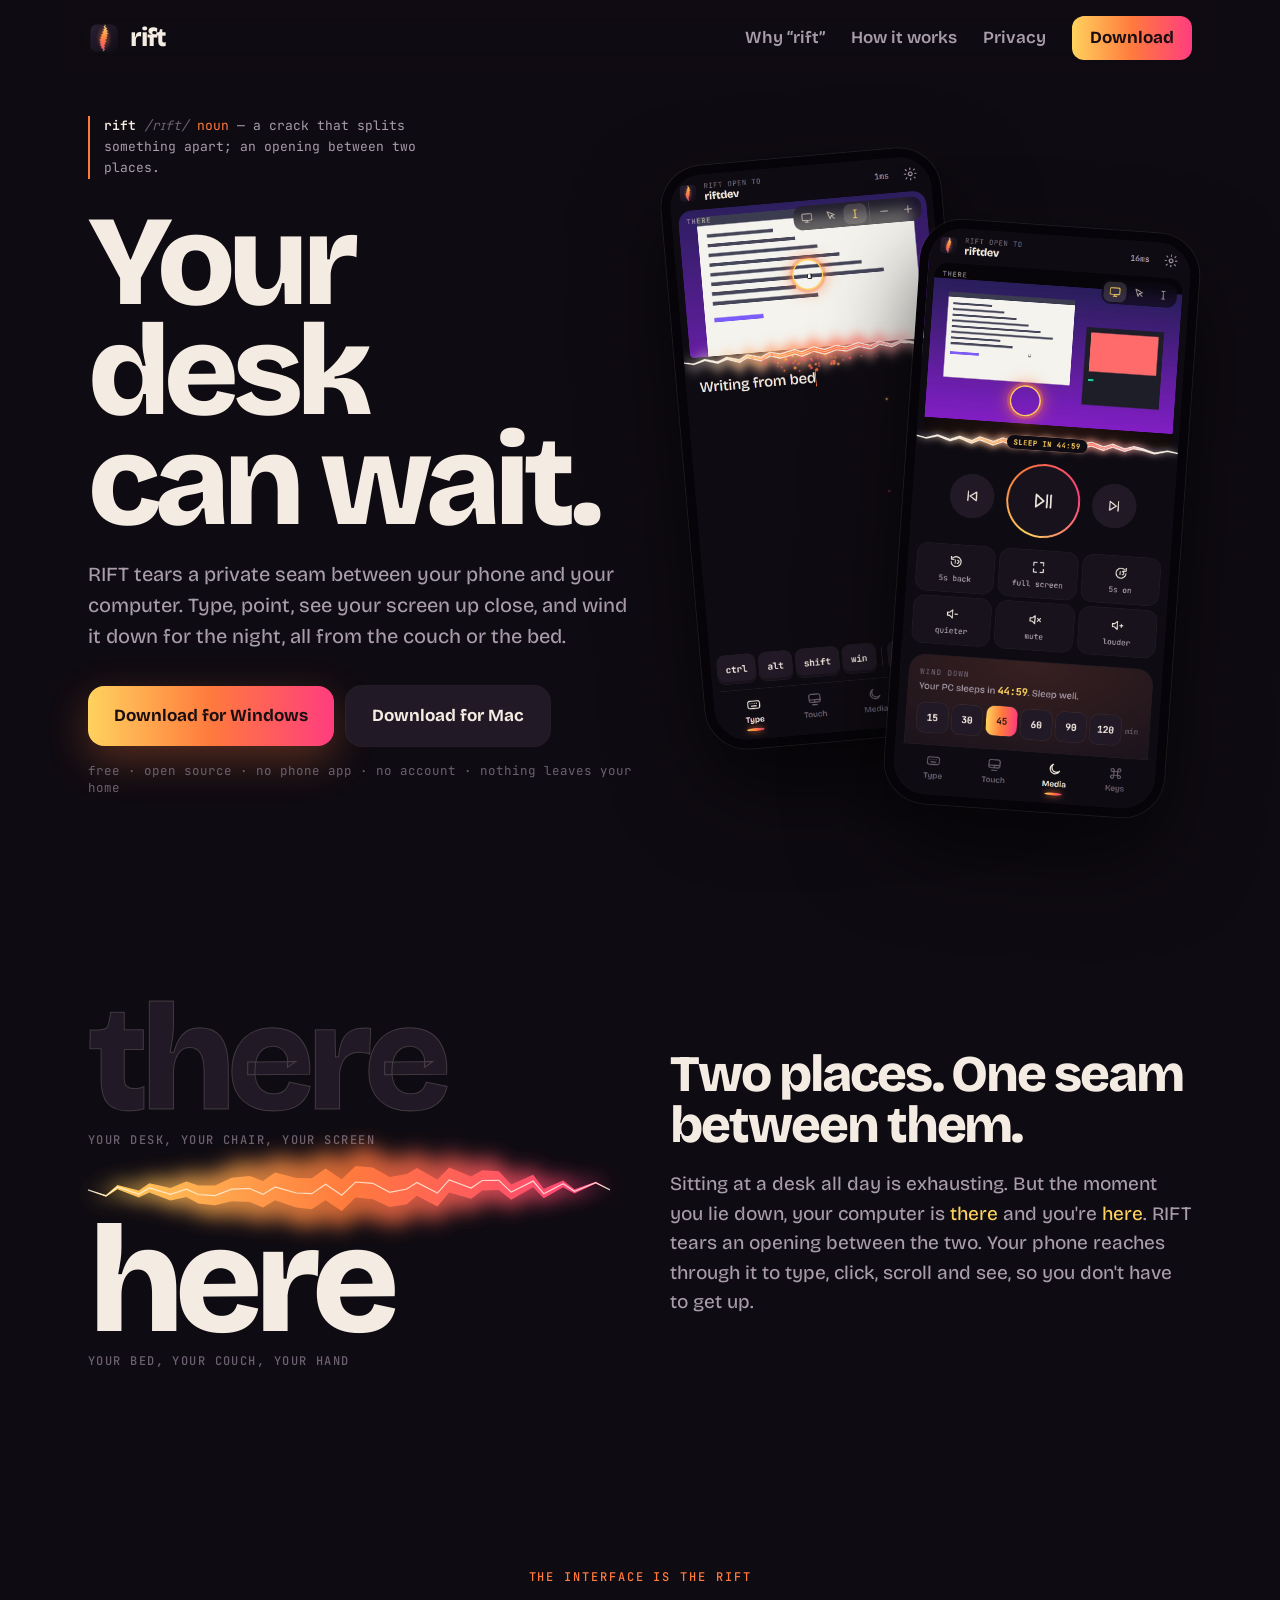
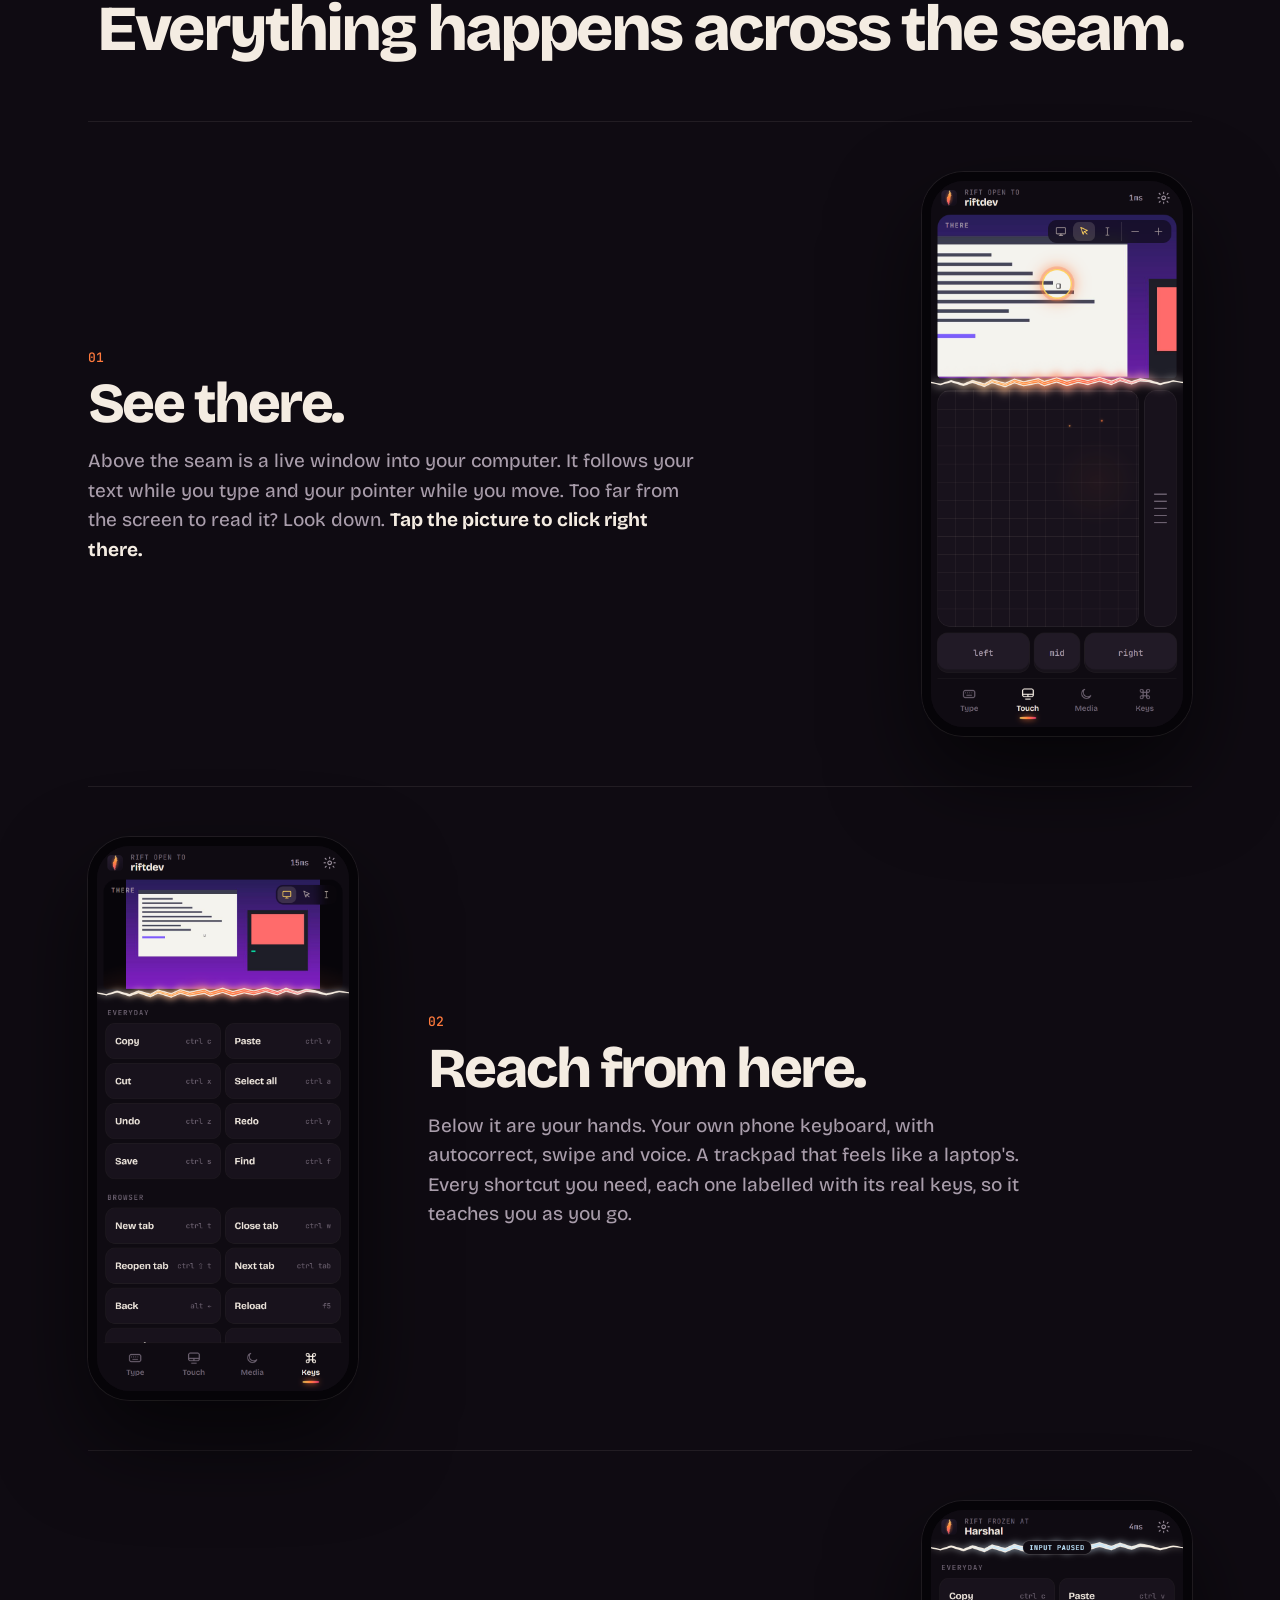
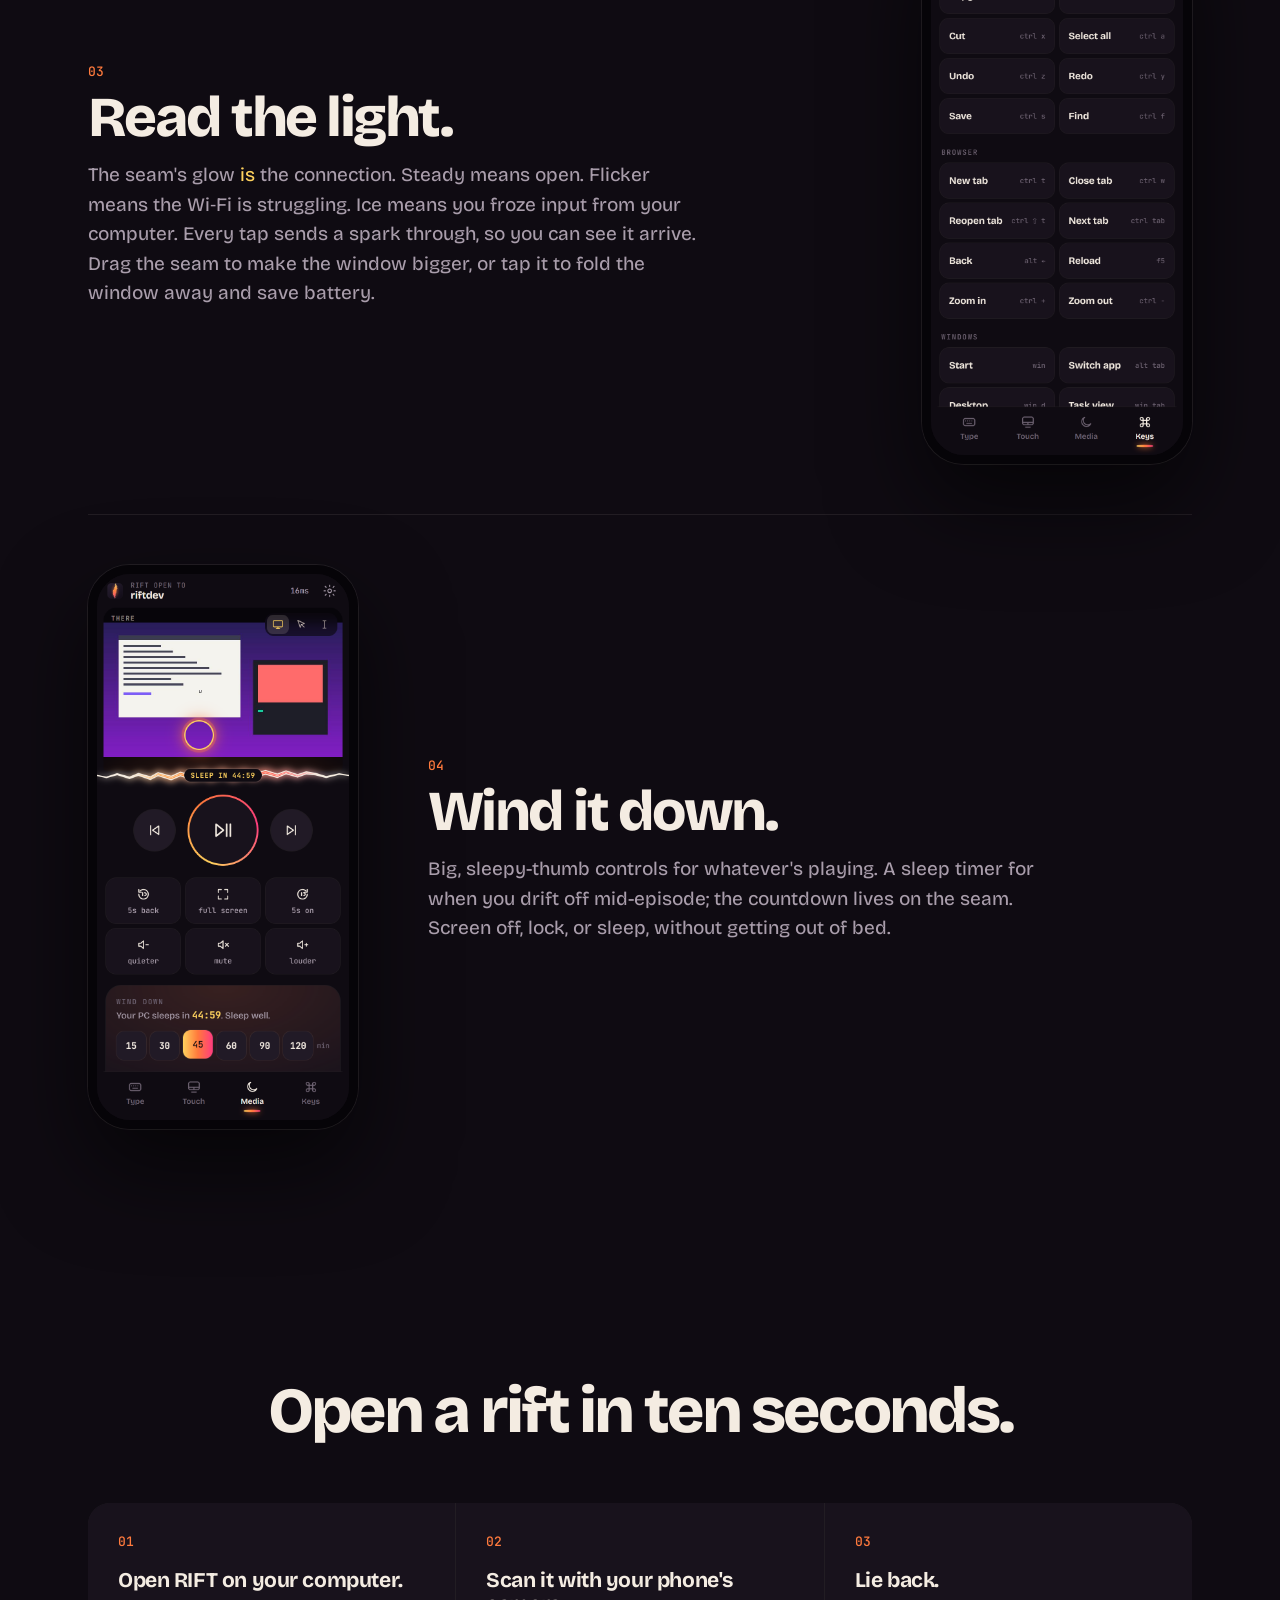
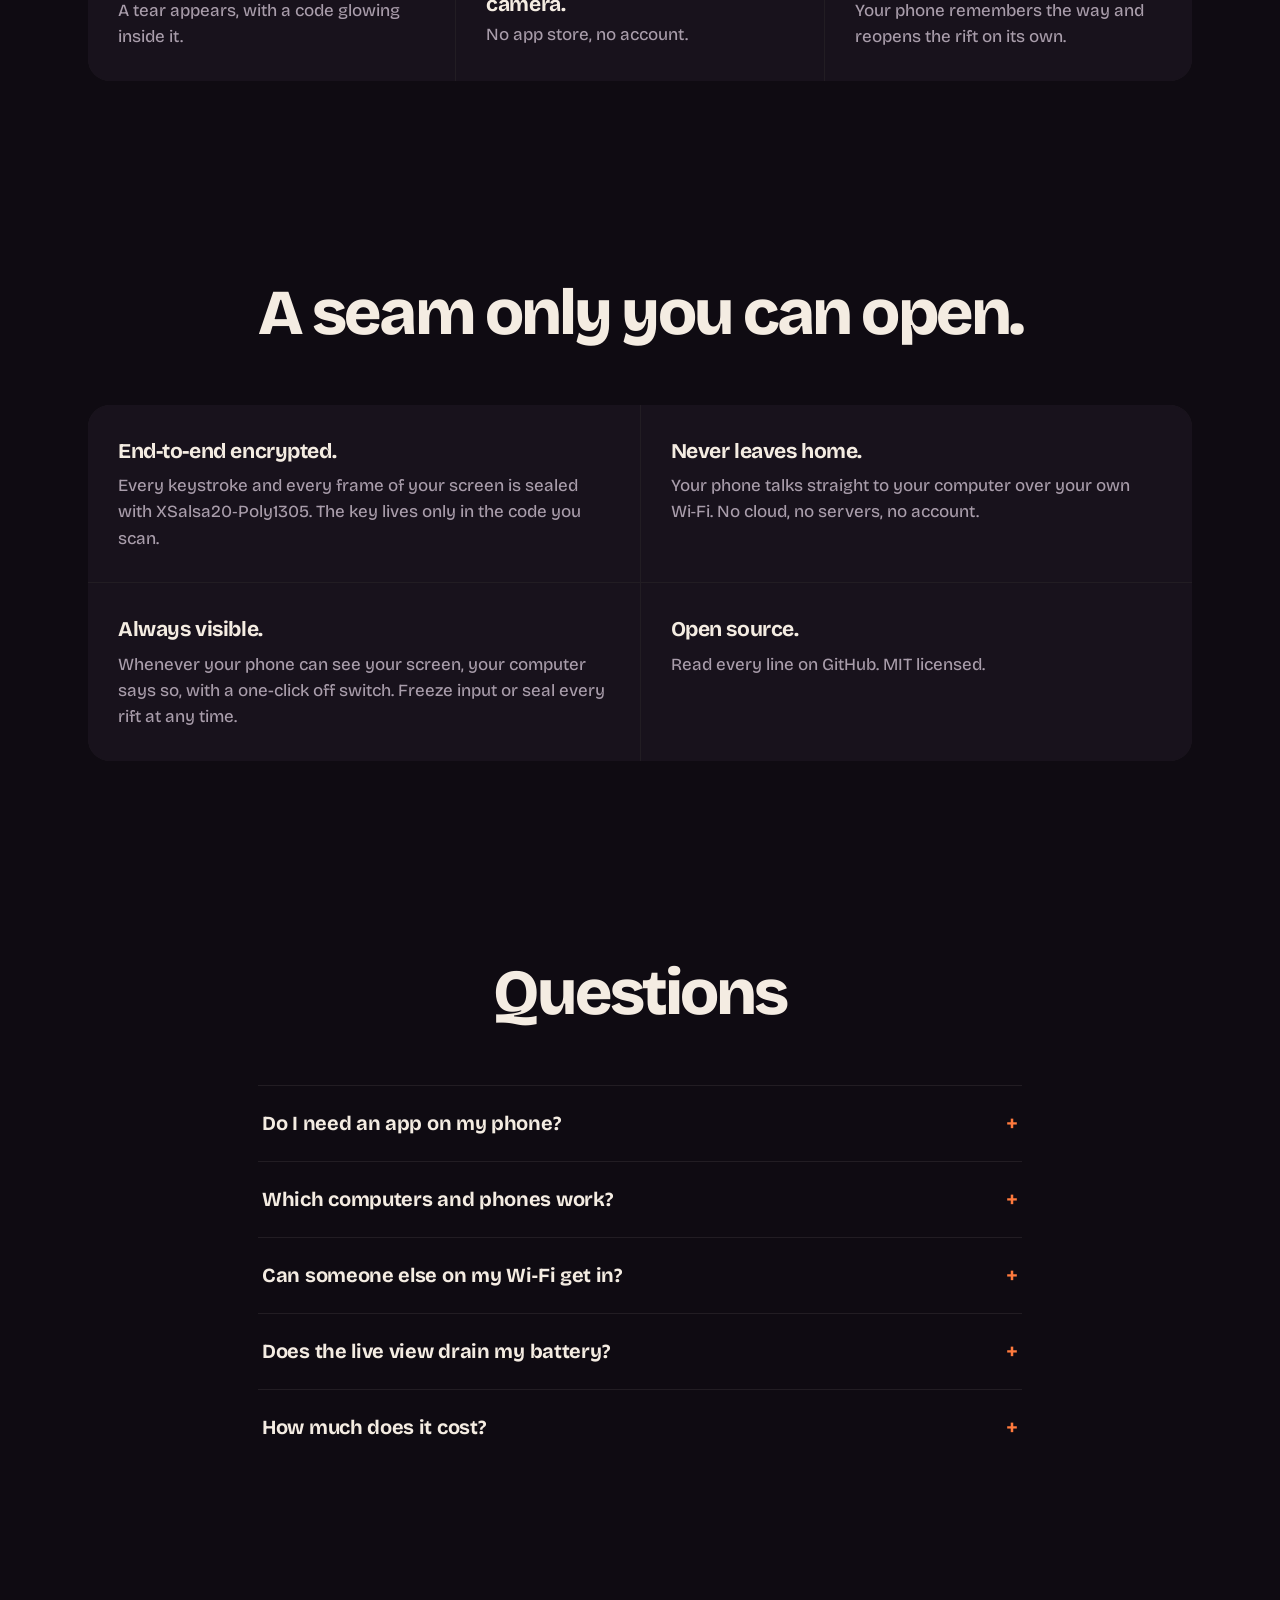
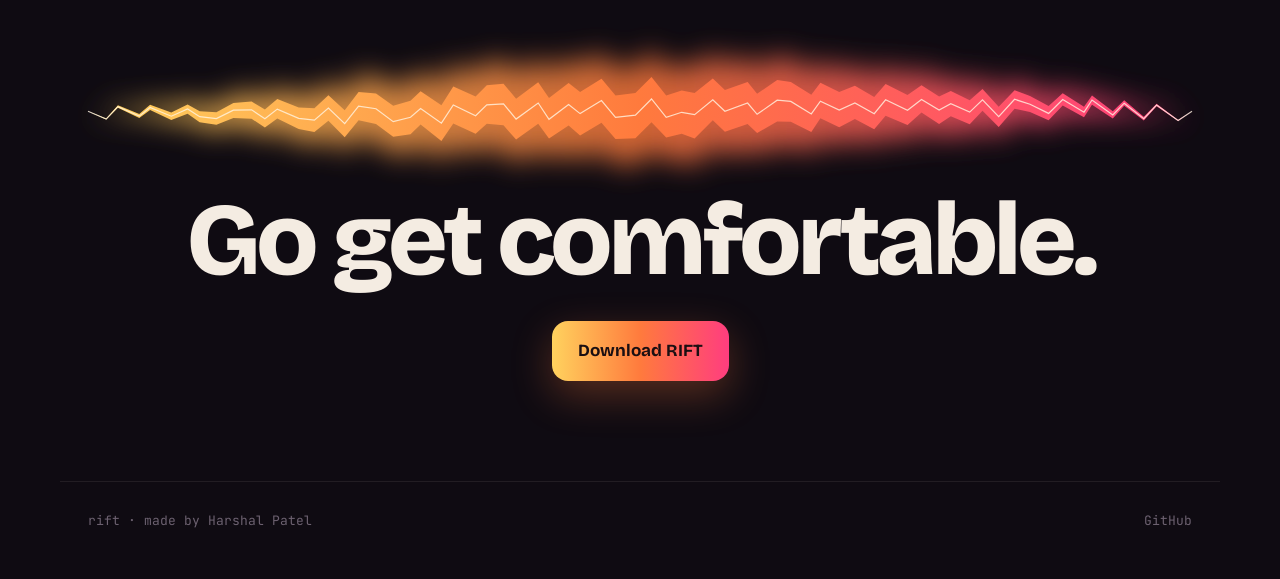
<file: site/index.html>
<!DOCTYPE html>
<html lang="en">
<head>
<meta charset="UTF-8">
<meta name="viewport" content="width=device-width, initial-scale=1">
<title>RIFT: your desk can wait</title>
<meta name="description" content="RIFT tears a private seam between your phone and your computer. Type, point, see your screen up close and wind it down for the night, from the couch or bed. Free for Windows and Mac. No phone app, no account, no cloud.">
<meta property="og:title" content="RIFT: your desk can wait">
<meta property="og:description" content="A private seam between your bed and your screen. Type, point, peek and wind down without getting up.">
<meta property="og:image" content="img/phone-story.png">
<meta name="theme-color" content="#0f0b12">
<link rel="icon" href="img/favicon.png">
<link rel="preload" href="fonts/bricolage-grotesque-latin-wght-normal.woff2" as="font" type="font/woff2" crossorigin>
<link rel="stylesheet" href="site.css">
<script type="module" src="site.js"></script>
</head>
<body>

<header class="nav">
  <a class="brand" href="#"><img src="img/icon.png" alt=""><span>rift</span></a>
  <nav>
    <a href="#why">Why “rift”</a>
    <a href="#how">How it works</a>
    <a href="#private">Privacy</a>
    <a class="dl" href="https://github.com/HarshalPatel1972/rift/releases/latest">Download</a>
  </nav>
</header>

<!-- 1. the hook -->
<section class="hero">
  <div class="hero-copy">
    <p class="def"><b>rift</b> <i>/rɪft/</i> <span>noun</span> — a crack that splits something apart; an opening between two places.</p>
    <h1>Your desk<br>can wait.</h1>
    <p class="lede">RIFT tears a private seam between your phone and your computer. Type, point, see your screen up close, and wind it down for the night, all from the couch or the bed.</p>
    <div class="ctas">
      <a class="cta" href="https://github.com/HarshalPatel1972/rift/releases/latest">Download for Windows</a>
      <a class="cta ghost" href="https://github.com/HarshalPatel1972/rift/releases/latest">Download for Mac</a>
    </div>
    <p class="tiny">free · open source · no phone app · no account · nothing leaves your home</p>
  </div>
  <div class="hero-art">
    <img class="phone p1" src="img/phone-type.png" alt="Typing on the phone while a live view above shows the computer screen" width="390" height="844">
    <img class="phone p2" src="img/phone-media.png" alt="Media controls and a sleep timer" width="390" height="844">
  </div>
</section>

<!-- 2. why the name -->
<section id="why" class="why">
  <div class="place there"><span>there</span><p>your desk, your chair, your screen</p></div>
  <svg class="seam" data-open="16" aria-hidden="true"></svg>
  <div class="place here"><span>here</span><p>your bed, your couch, your hand</p></div>
  <div class="why-copy">
    <h2>Two places. One seam between them.</h2>
    <p>Sitting at a desk all day is exhausting. But the moment you lie down, your computer is <em>there</em> and you're <em>here</em>. RIFT tears an opening between the two. Your phone reaches through it to type, click, scroll and see, so you don't have to get up.</p>
  </div>
</section>

<!-- 3. the interface is the rift -->
<section id="how" class="how">
  <p class="kicker">the interface is the rift</p>
  <h2 class="title">Everything happens across the seam.</h2>

  <article class="feature">
    <div class="feature-copy">
      <span class="num">01</span>
      <h3>See there.</h3>
      <p>Above the seam is a live window into your computer. It follows your text while you type and your pointer while you move. Too far from the screen to read it? Look down. <b>Tap the picture to click right there.</b></p>
    </div>
    <img class="phone" src="img/phone-touch.png" alt="Trackpad below a live view that follows the pointer" loading="lazy" width="390" height="844">
  </article>

  <article class="feature flip">
    <div class="feature-copy">
      <span class="num">02</span>
      <h3>Reach from here.</h3>
      <p>Below it are your hands. Your own phone keyboard, with autocorrect, swipe and voice. A trackpad that feels like a laptop's. Every shortcut you need, each one labelled with its real keys, so it teaches you as you go.</p>
    </div>
    <img class="phone" src="img/phone-keys.png" alt="Shortcuts, each showing its key combination" loading="lazy" width="390" height="844">
  </article>

  <article class="feature">
    <div class="feature-copy">
      <span class="num">03</span>
      <h3>Read the light.</h3>
      <p>The seam's glow <em>is</em> the connection. Steady means open. Flicker means the Wi‑Fi is struggling. Ice means you froze input from your computer. Every tap sends a spark through, so you can see it arrive. Drag the seam to make the window bigger, or tap it to fold the window away and save battery.</p>
    </div>
    <img class="phone" src="img/phone-frozen.png" alt="The seam turned to ice while input is frozen" loading="lazy" width="390" height="844">
  </article>

  <article class="feature flip">
    <div class="feature-copy">
      <span class="num">04</span>
      <h3>Wind it down.</h3>
      <p>Big, sleepy-thumb controls for whatever's playing. A sleep timer for when you drift off mid-episode; the countdown lives on the seam. Screen off, lock, or sleep, without getting out of bed.</p>
    </div>
    <img class="phone" src="img/phone-media.png" alt="Media controls and the wind down timer" loading="lazy" width="390" height="844">
  </article>
</section>

<!-- 4. setup -->
<section class="setup">
  <h2 class="title">Open a rift in ten seconds.</h2>
  <ol>
    <li><span>01</span><b>Open RIFT on your computer.</b>A tear appears, with a code glowing inside it.</li>
    <li><span>02</span><b>Scan it with your phone's camera.</b>No app store, no account.</li>
    <li><span>03</span><b>Lie back.</b>Your phone remembers the way and reopens the rift on its own.</li>
  </ol>
</section>

<!-- 5. trust -->
<section id="private" class="private">
  <h2 class="title">A seam only you can open.</h2>
  <div class="trust">
    <div><b>End-to-end encrypted.</b>Every keystroke and every frame of your screen is sealed with XSalsa20‑Poly1305. The key lives only in the code you scan.</div>
    <div><b>Never leaves home.</b>Your phone talks straight to your computer over your own Wi‑Fi. No cloud, no servers, no account.</div>
    <div><b>Always visible.</b>Whenever your phone can see your screen, your computer says so, with a one-click off switch. Freeze input or seal every rift at any time.</div>
    <div><b>Open source.</b>Read every line on GitHub. MIT licensed.</div>
  </div>
</section>

<!-- 6. questions -->
<section class="faq">
  <h2 class="title">Questions</h2>
  <details><summary>Do I need an app on my phone?</summary><p>No. RIFT runs in your phone's browser; scanning the code is the whole setup. Add it to your home screen and it opens full-screen and reconnects by itself.</p></details>
  <details><summary>Which computers and phones work?</summary><p>Windows 10 and 11, and macOS 12.3 or later (the live view needs macOS 14). Any modern iPhone or Android phone on the same Wi‑Fi.</p></details>
  <details><summary>Can someone else on my Wi‑Fi get in?</summary><p>No. Only a phone that scanned your computer's code holds the key, and everything is encrypted end to end. Seal every rift at any time to make a new code.</p></details>
  <details><summary>Does the live view drain my battery?</summary><p>It only runs while it's on screen and unfolded. Tap the seam to fold it away; switch to the data saver quality if you like.</p></details>
  <details><summary>How much does it cost?</summary><p>Nothing. RIFT is free and open source.</p></details>
</section>

<!-- 7. close the loop -->
<section class="closer">
  <svg class="seam" data-open="22" aria-hidden="true"></svg>
  <h2>Go get comfortable.</h2>
  <a class="cta" href="https://github.com/HarshalPatel1972/rift/releases/latest">Download RIFT</a>
</section>

<footer>
  <span>rift · made by Harshal Patel</span>
  <a href="https://github.com/HarshalPatel1972/rift">GitHub</a>
</footer>

</body>
</html>
</file>
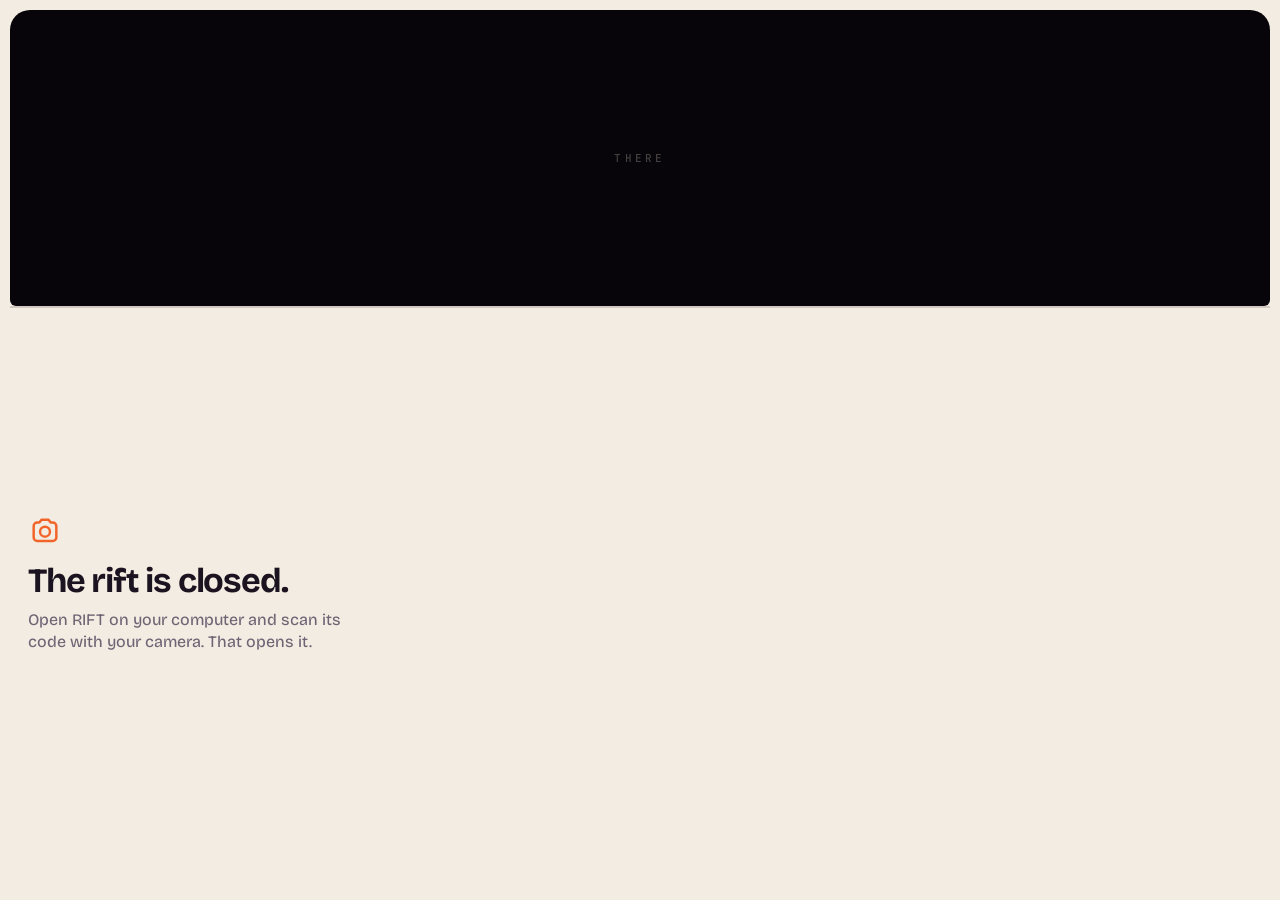
<file: web/phone/index.html>
<!DOCTYPE html>
<html lang="en">
<head>
<meta charset="UTF-8">
<meta name="viewport" content="width=device-width, initial-scale=1, maximum-scale=1, user-scalable=no, viewport-fit=cover, interactive-widget=resizes-content">
<meta name="theme-color" content="#0f0b12">
<meta name="color-scheme" content="dark light">
<meta name="apple-mobile-web-app-capable" content="yes">
<meta name="mobile-web-app-capable" content="yes">
<meta name="apple-mobile-web-app-status-bar-style" content="black-translucent">
<meta name="apple-mobile-web-app-title" content="RIFT">
<title>RIFT</title>
<link rel="manifest" href="manifest.webmanifest">
<link rel="icon" href="icon-192.png">
<link rel="apple-touch-icon" href="icon-192.png">
<link rel="preload" href="fonts/bricolage-grotesque-latin-wght-normal.woff2" as="font" type="font/woff2" crossorigin>
<link rel="stylesheet" href="app.css">
<script src="vendor/nacl-fast.min.js" defer></script>
<script type="module" src="js/main.js"></script>
</head>
<body data-theme="auto" data-mode="type" data-link="connecting">

<!-- Line icons: 24px grid, 1.75 stroke, round caps. -->
<svg class="sprite" aria-hidden="true">
  <defs>
    <symbol id="i-type" viewBox="0 0 24 24"><rect x="2.5" y="6" width="19" height="12" rx="3"/><path d="M6 10h.01M9.5 10h.01M13 10h.01M16.5 10h.01M8 14h8"/></symbol>
    <symbol id="i-touch" viewBox="0 0 24 24"><rect x="3" y="3.5" width="18" height="13" rx="3"/><path d="M3 12.5h18M12 12.5v4M8 20.5h8"/></symbol>
    <symbol id="i-media" viewBox="0 0 24 24"><path d="M20 14.5A8 8 0 1 1 9.5 4a6.5 6.5 0 0 0 10.5 10.5Z"/></symbol>
    <symbol id="i-keys" viewBox="0 0 24 24"><path d="M9 9V6.5a2.5 2.5 0 1 0-2.5 2.5H9Zm0 0h6m-6 0v6m6-6V6.5A2.5 2.5 0 1 1 17.5 9H15Zm0 0v6m0 0h-6m6 0v2.5a2.5 2.5 0 1 0 2.5-2.5H15Zm-6 0v2.5A2.5 2.5 0 1 1 6.5 15H9Z"/></symbol>
    <symbol id="i-gear" viewBox="0 0 24 24"><circle cx="12" cy="12" r="3"/><path d="M12 2.5v2.2M12 19.3v2.2M4.6 4.6l1.6 1.6M17.8 17.8l1.6 1.6M2.5 12h2.2M19.3 12h2.2M4.6 19.4l1.6-1.6M17.8 6.2l1.6-1.6"/></symbol>
    <symbol id="i-screen" viewBox="0 0 24 24"><rect x="2.5" y="4" width="19" height="13" rx="2"/><path d="M8.5 20.5h7M12 17v3.5"/></symbol>
    <symbol id="i-pointer" viewBox="0 0 24 24"><path d="M5 3.5 18.5 10l-6 1.8L10 18 5 3.5Z"/><path d="m12.5 11.8 5.5 5.7"/></symbol>
    <symbol id="i-caret" viewBox="0 0 24 24"><path d="M9 4.5h6M9 19.5h6M12 4.5v15"/></symbol>
    <symbol id="i-plus" viewBox="0 0 24 24"><path d="M12 5v14M5 12h14"/></symbol>
    <symbol id="i-minus" viewBox="0 0 24 24"><path d="M5 12h14"/></symbol>
    <symbol id="i-prev" viewBox="0 0 24 24"><path d="M6 5v14M18.5 5.5 9 12l9.5 6.5V5.5Z"/></symbol>
    <symbol id="i-next" viewBox="0 0 24 24"><path d="M18 5v14M5.5 5.5 15 12l-9.5 6.5V5.5Z"/></symbol>
    <symbol id="i-playpause" viewBox="0 0 24 24"><path d="M4.5 5.5 12.5 12l-8 6.5v-13ZM16 5.5v13M20 5.5v13"/></symbol>
    <symbol id="i-back" viewBox="0 0 24 24"><path d="M4 12a8 8 0 1 0 2.3-5.6M4 4v4.5h4.5"/><path d="M10.5 9.5v5M14 9.5a1.5 1.5 0 0 1 0 5"/></symbol>
    <symbol id="i-fwd" viewBox="0 0 24 24"><path d="M20 12a8 8 0 1 1-2.3-5.6M20 4v4.5h-4.5"/><path d="M10.5 9.5v5M14 9.5a1.5 1.5 0 0 1 0 5"/></symbol>
    <symbol id="i-full" viewBox="0 0 24 24"><path d="M4 9V4h5M20 9V4h-5M4 15v5h5M20 15v5h-5"/></symbol>
    <symbol id="i-voldown" viewBox="0 0 24 24"><path d="M4 9.5h3.5L12 5.5v13l-4.5-4H4v-5ZM16 12h4"/></symbol>
    <symbol id="i-volup" viewBox="0 0 24 24"><path d="M4 9.5h3.5L12 5.5v13l-4.5-4H4v-5ZM16 12h5M18.5 9.5v5"/></symbol>
    <symbol id="i-mute" viewBox="0 0 24 24"><path d="M4 9.5h3.5L12 5.5v13l-4.5-4H4v-5ZM16 9.5l5 5M21 9.5l-5 5"/></symbol>
    <symbol id="i-display" viewBox="0 0 24 24"><rect x="2.5" y="4" width="19" height="13" rx="2"/><path d="M8.5 20.5h7M15 8.2A3.5 3.5 0 1 0 15 13a3 3 0 0 1 0-4.8Z"/></symbol>
    <symbol id="i-lock" viewBox="0 0 24 24"><rect x="4.5" y="10.5" width="15" height="10" rx="2.5"/><path d="M8 10.5V8a4 4 0 0 1 8 0v2.5M12 14.5v2"/></symbol>
    <symbol id="i-sleep" viewBox="0 0 24 24"><path d="M3.5 9h5l-5 6h5M13 4h4l-4 4.5h4"/><path d="M20.5 15.5a6 6 0 0 1-8.5 5.5"/></symbol>
    <symbol id="i-camera" viewBox="0 0 24 24"><path d="M4 8.5A2.5 2.5 0 0 1 6.5 6H8l1.5-2h5L16 6h1.5A2.5 2.5 0 0 1 20 8.5v8a2.5 2.5 0 0 1-2.5 2.5h-11A2.5 2.5 0 0 1 4 16.5v-8Z"/><circle cx="12" cy="12.5" r="3.5"/></symbol>
  </defs>
</svg>

<div class="app">
  <header class="top">
    <img class="mark" src="icon-192.png" alt="">
    <div class="where">
      <span class="where-label" id="where-label">reaching</span>
      <span class="where-host" id="host">…</span>
    </div>
    <span class="rtt" id="rtt" hidden></span>
    <button id="open-settings" class="icon-btn" aria-label="Settings"><svg><use href="#i-gear"/></svg></button>
  </header>

  <!-- THERE: a live window into the computer, through the rift. -->
  <section class="portal" id="portal" aria-label="Your computer's screen">
    <img id="portal-img" alt="" draggable="false" hidden>
    <div id="portal-ring" class="portal-ring" hidden></div>
    <div class="portal-empty" id="portal-empty">
      <b id="portal-empty-title">The other side</b>
      <span id="portal-empty-text">Your screen appears here once the rift is open.</span>
    </div>
    <div class="lens" role="radiogroup" aria-label="What to show">
      <button role="radio" data-lens="1" aria-label="Whole screen"><svg><use href="#i-screen"/></svg></button>
      <button role="radio" data-lens="2" aria-label="Follow pointer"><svg><use href="#i-pointer"/></svg></button>
      <button role="radio" data-lens="3" aria-label="Follow typing"><svg><use href="#i-caret"/></svg></button>
      <span class="lens-zoom">
        <button data-zoom="-1" aria-label="Zoom out"><svg><use href="#i-minus"/></svg></button>
        <button data-zoom="1" aria-label="Zoom in"><svg><use href="#i-plus"/></svg></button>
      </span>
    </div>
    <span class="portal-tag">there</span>
  </section>

  <!-- The rift itself: drag to resize, its light is the connection. -->
  <div class="seam" id="seam" role="separator" aria-orientation="horizontal" aria-label="Rift — drag to resize the view">
    <svg class="seam-svg" id="seam-svg" preserveAspectRatio="none">
      <defs>
        <linearGradient id="riftLight" x1="0" x2="1">
          <stop offset="0" class="stop-a"/>
          <stop offset="0.5" class="stop-b"/>
          <stop offset="1" class="stop-c"/>
        </linearGradient>
        <filter id="seamGlow" x="-5%" y="-300%" width="110%" height="700%"><feGaussianBlur stdDeviation="5"/></filter>
      </defs>
      <path class="seam-glow" id="seam-glow"/>
      <path class="seam-light" id="seam-light"/>
      <path class="seam-core" id="seam-core"/>
    </svg>
    <span class="seam-label" id="seam-label" hidden></span>
  </div>

  <!-- HERE: your hands. -->
  <main class="here">
    <!-- TYPE -->
    <section class="mode" id="mode-type" aria-label="Type">
      <div class="editor-wrap">
        <textarea id="editor" enterkeyhint="enter" aria-label="Type to your computer"></textarea>
        <div class="type-hint" aria-hidden="true"><span>Type here.</span><span class="lit">It appears there.</span></div>
      </div>
      <div class="keyrow" id="keyrow">
        <button class="cap mod" data-mod="1" data-mac-label="⌘">ctrl</button>
        <button class="cap mod" data-mod="4" data-mac-label="⌥">alt</button>
        <button class="cap mod" data-mod="2" data-mac-label="⇧">shift</button>
        <button class="cap mod" data-mod="8" data-mac-label="⌃">win</button>
        <span class="gap"></span>
        <button class="cap" data-vk="27">esc</button>
        <button class="cap" data-vk="9">tab</button>
        <button class="cap" data-vk="37" data-repeat aria-label="Left">←</button>
        <button class="cap" data-vk="38" data-repeat aria-label="Up">↑</button>
        <button class="cap" data-vk="40" data-repeat aria-label="Down">↓</button>
        <button class="cap" data-vk="39" data-repeat aria-label="Right">→</button>
        <button class="cap" data-vk="36">home</button>
        <button class="cap" data-vk="35">end</button>
        <button class="cap" data-vk="46" data-repeat>del</button>
        <button class="cap" data-vk="8" data-repeat aria-label="Backspace">⌫</button>
        <button class="cap" data-vk="13" aria-label="Enter">⏎</button>
      </div>
    </section>

    <!-- TOUCH -->
    <section class="mode" id="mode-touch" aria-label="Trackpad">
      <div class="pad-wrap">
        <div id="pad" class="pad">
          <div class="pad-hint">
            <b>Slide to move. Tap to click.</b>
            <span>Two fingers scroll · two-finger tap right-clicks · double-tap and hold to drag</span>
          </div>
        </div>
        <div id="strip" class="strip" aria-label="Scroll strip"><i></i><i></i><i></i><i></i><i></i></div>
      </div>
      <div class="buttons">
        <button data-button="0">left</button>
        <button data-button="2" aria-label="Middle click">mid</button>
        <button data-button="1">right</button>
      </div>
    </section>

    <!-- MEDIA & WIND DOWN -->
    <section class="mode" id="mode-media" aria-label="Media and wind down">
      <div class="scroll">
        <div class="transport">
          <button class="ctl" data-vk="177" aria-label="Previous"><svg><use href="#i-prev"/></svg></button>
          <button class="ctl play" data-vk="179" aria-label="Play or pause"><svg><use href="#i-playpause"/></svg></button>
          <button class="ctl" data-vk="176" aria-label="Next"><svg><use href="#i-next"/></svg></button>
        </div>
        <div class="row3">
          <button class="slab" data-vk="37" data-repeat><svg><use href="#i-back"/></svg>5s back</button>
          <button class="slab" data-vk="70"><svg><use href="#i-full"/></svg>full screen</button>
          <button class="slab" data-vk="39" data-repeat><svg><use href="#i-fwd"/></svg>5s on</button>
        </div>
        <div class="row3">
          <button class="slab" data-vk="174" data-repeat><svg><use href="#i-voldown"/></svg>quieter</button>
          <button class="slab" data-vk="173"><svg><use href="#i-mute"/></svg>mute</button>
          <button class="slab" data-vk="175" data-repeat><svg><use href="#i-volup"/></svg>louder</button>
        </div>

        <div class="winddown" id="winddown">
          <h2>Wind down</h2>
          <p class="wd-sub" id="timer-status">Drifting off mid-episode? Your PC can follow you to sleep.</p>
          <div class="timer-row" role="group" aria-label="Sleep timer">
            <button class="tick" data-min="15">15</button>
            <button class="tick" data-min="30">30</button>
            <button class="tick" data-min="45">45</button>
            <button class="tick" data-min="60">60</button>
            <button class="tick" data-min="90">90</button>
            <button class="tick" data-min="120">120</button>
            <span class="tick-unit">min</span>
          </div>
          <button id="timer-cancel" class="text-btn" hidden>Cancel the timer</button>
          <div class="row3 bed">
            <button class="slab" data-action="2"><svg><use href="#i-display"/></svg><span>screen off</span></button>
            <button class="slab" data-action="1"><svg><use href="#i-lock"/></svg><span>lock</span></button>
            <button class="slab warm" data-action="3" data-confirm><svg><use href="#i-sleep"/></svg><span>sleep now</span></button>
          </div>
        </div>
      </div>
    </section>

    <!-- KEYS -->
    <section class="mode" id="mode-keys" aria-label="Shortcuts">
      <div class="scroll">
        <h2>Everyday</h2>
        <div class="kgrid">
          <button class="k" data-vk="67" data-mods="1"><b>Copy</b><i data-sc="ctrl c" data-mac-sc="⌘ c"></i></button>
          <button class="k" data-vk="86" data-mods="1"><b>Paste</b><i data-sc="ctrl v" data-mac-sc="⌘ v"></i></button>
          <button class="k" data-vk="88" data-mods="1"><b>Cut</b><i data-sc="ctrl x" data-mac-sc="⌘ x"></i></button>
          <button class="k" data-vk="65" data-mods="1"><b>Select all</b><i data-sc="ctrl a" data-mac-sc="⌘ a"></i></button>
          <button class="k" data-vk="90" data-mods="1"><b>Undo</b><i data-sc="ctrl z" data-mac-sc="⌘ z"></i></button>
          <button class="k" data-vk="89" data-mods="1" data-mac="90,3"><b>Redo</b><i data-sc="ctrl y" data-mac-sc="⌘ ⇧ z"></i></button>
          <button class="k" data-vk="83" data-mods="1"><b>Save</b><i data-sc="ctrl s" data-mac-sc="⌘ s"></i></button>
          <button class="k" data-vk="70" data-mods="1"><b>Find</b><i data-sc="ctrl f" data-mac-sc="⌘ f"></i></button>
        </div>

        <h2>Browser</h2>
        <div class="kgrid">
          <button class="k" data-vk="84" data-mods="1"><b>New tab</b><i data-sc="ctrl t" data-mac-sc="⌘ t"></i></button>
          <button class="k" data-vk="87" data-mods="1"><b>Close tab</b><i data-sc="ctrl w" data-mac-sc="⌘ w"></i></button>
          <button class="k" data-vk="84" data-mods="3"><b>Reopen tab</b><i data-sc="ctrl ⇧ t" data-mac-sc="⌘ ⇧ t"></i></button>
          <button class="k" data-vk="9" data-mods="1" data-mac="9,8"><b>Next tab</b><i data-sc="ctrl tab" data-mac-sc="⌃ tab"></i></button>
          <button class="k" data-vk="37" data-mods="4" data-mac="219,1"><b>Back</b><i data-sc="alt ←" data-mac-sc="⌘ ["></i></button>
          <button class="k" data-vk="116" data-mac="82,1"><b>Reload</b><i data-sc="f5" data-mac-sc="⌘ r"></i></button>
          <button class="k" data-vk="187" data-mods="1"><b>Zoom in</b><i data-sc="ctrl +" data-mac-sc="⌘ +"></i></button>
          <button class="k" data-vk="189" data-mods="1"><b>Zoom out</b><i data-sc="ctrl −" data-mac-sc="⌘ −"></i></button>
        </div>

        <h2 data-mac-label="Mac">Windows</h2>
        <div class="kgrid">
          <button class="k" data-vk="91" data-mac="32,1"><b data-mac-label="Spotlight">Start</b><i data-sc="win" data-mac-sc="⌘ space"></i></button>
          <button class="k" data-vk="9" data-mods="4" data-mac="9,1"><b>Switch app</b><i data-sc="alt tab" data-mac-sc="⌘ tab"></i></button>
          <button class="k" data-vk="68" data-mods="8" data-mac="122,0"><b>Desktop</b><i data-sc="win d" data-mac-sc="f11"></i></button>
          <button class="k" data-vk="9" data-mods="8" data-mac="38,8"><b data-mac-label="Mission Control">Task view</b><i data-sc="win tab" data-mac-sc="⌃ ↑"></i></button>
          <button class="k" data-vk="38" data-mods="8" data-mac="70,9"><b data-mac-label="Full screen">Maximize</b><i data-sc="win ↑" data-mac-sc="⌃ ⌘ f"></i></button>
          <button class="k" data-vk="40" data-mods="8" data-mac="77,1"><b>Minimize</b><i data-sc="win ↓" data-mac-sc="⌘ m"></i></button>
          <button class="k" data-vk="187" data-mods="8" data-mac="56,5"><b data-mac-label="Zoom">Magnifier</b><i data-sc="win +" data-mac-sc="⌥ ⌘ 8"></i></button>
          <button class="k hot" data-vk="115" data-mods="4" data-mac="81,1" data-confirm><b data-mac-label="Quit app">Close app</b><i data-sc="alt f4" data-mac-sc="⌘ q"></i></button>
        </div>

        <h2>Present</h2>
        <div class="present">
          <button class="k big" data-vk="33" data-repeat><b>← Back</b></button>
          <button class="k big" data-vk="34" data-repeat><b>Next →</b></button>
        </div>
        <div class="kgrid">
          <button class="k" data-vk="116" data-mac="13,3"><b>Start show</b><i data-sc="f5" data-mac-sc="⌘ ⇧ ⏎"></i></button>
          <button class="k" data-vk="116" data-mods="2" data-mac="13,1"><b>From here</b><i data-sc="⇧ f5" data-mac-sc="⌘ ⏎"></i></button>
          <button class="k" data-vk="66"><b>Blackout</b><i data-sc="b" data-mac-sc="b"></i></button>
          <button class="k" data-vk="27"><b>End show</b><i data-sc="esc" data-mac-sc="esc"></i></button>
        </div>

        <h2>Function</h2>
        <div class="fgrid">
          <button class="cap" data-vk="112">f1</button><button class="cap" data-vk="113">f2</button>
          <button class="cap" data-vk="114">f3</button><button class="cap" data-vk="115">f4</button>
          <button class="cap" data-vk="116">f5</button><button class="cap" data-vk="117">f6</button>
          <button class="cap" data-vk="118">f7</button><button class="cap" data-vk="119">f8</button>
          <button class="cap" data-vk="120">f9</button><button class="cap" data-vk="121">f10</button>
          <button class="cap" data-vk="122">f11</button><button class="cap" data-vk="123">f12</button>
        </div>
      </div>
    </section>
  </main>

  <nav class="modes" aria-label="Modes">
    <button data-mode="type"><svg><use href="#i-type"/></svg><span>Type</span></button>
    <button data-mode="touch"><svg><use href="#i-touch"/></svg><span>Touch</span></button>
    <button data-mode="media"><svg><use href="#i-media"/></svg><span>Media</span></button>
    <button data-mode="keys"><svg><use href="#i-keys"/></svg><span>Keys</span></button>
  </nav>
</div>

<canvas id="sparks" class="sparks" aria-hidden="true"></canvas>

<!-- The rift is closed: not paired, revoked, replaced, kicked. -->
<div id="sealed" class="sealed" hidden>
  <div class="sealed-there"><span>there</span></div>
  <div class="sealed-line"></div>
  <div class="sealed-here">
    <svg class="sealed-icon"><use href="#i-camera"/></svg>
    <h1 id="sealed-title"></h1>
    <p id="sealed-text"></p>
    <button id="sealed-action" class="cta" hidden></button>
  </div>
</div>

<!-- First run: the story of the name. -->
<div id="story" class="story" hidden data-step="0">
  <div class="story-there"><span class="story-word">there</span><p class="story-cap">your desk · your screen</p></div>
  <svg class="story-seam" id="story-seam" viewBox="0 0 400 80" preserveAspectRatio="none">
    <defs>
      <linearGradient id="storyLight" x1="0" x2="1">
        <stop offset="0" stop-color="#FFD25E"/><stop offset="0.5" stop-color="#FF7A3D"/><stop offset="1" stop-color="#FF3D7F"/>
      </linearGradient>
      <filter id="storyGlow" x="-5%" y="-200%" width="110%" height="500%"><feGaussianBlur stdDeviation="7"/></filter>
    </defs>
    <path id="story-glow" fill="url(#storyLight)" filter="url(#storyGlow)"/>
    <path id="story-tear" fill="url(#storyLight)"/>
  </svg>
  <div class="story-here">
    <span class="story-word">here</span><p class="story-cap">your bed · your couch · your hand</p>
    <div class="story-text">
      <p data-step="0"><b>Two places.</b> Your computer is <em>there</em>. You're <em>here</em>, finally comfortable.</p>
      <p data-step="1"><b>RIFT tears a seam between them.</b> A private opening from your phone straight to your screen.</p>
      <p data-step="2"><b>Reach through.</b> Type, point, peek at your screen, wind it down for the night. Without getting up.</p>
    </div>
    <div class="story-foot">
      <button id="story-skip" class="text-btn">Skip</button>
      <button id="story-next" class="cta">Next</button>
    </div>
  </div>
</div>

<dialog id="settings">
  <form method="dialog">
    <h1>Settings</h1>
    <div class="field">
      <span>Look</span>
      <div class="seg" role="radiogroup" id="theme-seg">
        <button type="button" role="radio" data-theme-opt="auto">Auto</button>
        <button type="button" role="radio" data-theme-opt="night">Night</button>
        <button type="button" role="radio" data-theme-opt="day">Day</button>
      </div>
    </div>
    <label class="field range">
      <span>Pointer speed <output id="sens-out"></output></span>
      <input type="range" id="sens" min="0.4" max="2.5" step="0.1">
    </label>
    <label class="field range">
      <span>Scroll speed <output id="scroll-out"></output></span>
      <input type="range" id="scroll" min="0.3" max="3" step="0.1">
    </label>
    <div class="field">
      <span>View quality</span>
      <div class="seg" role="radiogroup" id="quality-seg">
        <button type="button" role="radio" data-quality="saver">Saver</button>
        <button type="button" role="radio" data-quality="balanced">Balanced</button>
        <button type="button" role="radio" data-quality="crisp">Crisp</button>
      </div>
    </div>
    <label class="toggle"><span>Natural scrolling</span><input type="checkbox" id="natural"></label>
    <label class="toggle"><span>Smart typing<small>Autocorrect, suggestions and swipe</small></span><input type="checkbox" id="smart"></label>
    <label class="toggle"><span>Left-handed<small>Scroll strip on the left</small></span><input type="checkbox" id="lefty"></label>
    <label class="toggle"><span>Haptics</span><input type="checkbox" id="haptics"></label>
    <label class="field">
      <span>This phone's name</span>
      <input type="text" id="device-name" maxlength="40" autocomplete="off">
    </label>
    <div class="dialog-actions">
      <button type="button" id="replay-story" class="text-btn">Replay the story</button>
      <button type="button" id="forget" class="text-btn hot">Forget this computer</button>
    </div>
    <button value="close" class="cta wide">Done</button>
    <p class="fineprint">End-to-end encrypted. Your pairing key never leaves your devices.</p>
  </form>
</dialog>

</body>
</html>
</file>
<file: site/site.css>
@font-face {
  font-family: "Bricolage";
  src: url(fonts/bricolage-grotesque-latin-wght-normal.woff2) format("woff2-variations");
  font-weight: 200 800;
  font-display: swap;
  unicode-range: U+0000-00FF, U+0131, U+0152-0153, U+02BB-02BC, U+02C6, U+02DA, U+02DC, U+0304, U+0308, U+0329, U+2000-206F, U+20AC, U+2122, U+2191, U+2193, U+2212, U+2215, U+FEFF, U+FFFD;
}
@font-face {
  font-family: "Bricolage";
  src: url(fonts/bricolage-grotesque-latin-ext-wght-normal.woff2) format("woff2-variations");
  font-weight: 200 800;
  font-display: swap;
  unicode-range: U+0100-02BA, U+02BD-02C5, U+02C7-02CC, U+02CE-02D7, U+02DD-02FF, U+1E00-1E9F, U+1EF2-1EFF, U+20A0-20AB, U+20AD-20C0, U+2C60-2C7F, U+A720-A7FF;
}
@font-face {
  font-family: "JB Mono";
  src: url(fonts/jetbrains-mono-latin-wght-normal.woff2) format("woff2-variations");
  font-weight: 100 800;
  font-display: swap;
}

:root {
  --void: #0f0b12;
  --slab: #18121c;
  --slab-2: #211a26;
  --edge: rgba(255, 236, 220, 0.08);
  --text: #f4ece2;
  --muted: #a99dab;
  --faint: #6c6170;
  --gold: #ffd25e;
  --ember: #ff7a3d;
  --rose: #ff3d7f;
  --rift: linear-gradient(90deg, var(--gold), var(--ember) 50%, var(--rose));
  --display: "Bricolage", ui-sans-serif, -apple-system, "Segoe UI", sans-serif;
  --mono: "JB Mono", ui-monospace, Menlo, Consolas, monospace;
}

* { box-sizing: border-box; margin: 0; padding: 0; }
html { scroll-behavior: smooth; }
body {
  background: var(--void);
  color: var(--text);
  font: 450 17px/1.55 var(--display);
  -webkit-font-smoothing: antialiased;
  overflow-x: hidden;
}
a { color: inherit; text-decoration: none; }
section { max-width: 1160px; margin: 0 auto; padding: 100px 28px; }
em { font-style: normal; color: var(--gold); }
svg.seam { display: block; width: 100%; height: 70px; overflow: visible; }

/* nav */
.nav { position: sticky; top: 0; z-index: 10; display: flex; align-items: center; justify-content: space-between; max-width: 1160px; margin: 0 auto; padding: 16px 28px; backdrop-filter: blur(14px); }
.brand { display: flex; align-items: center; gap: 10px; font-size: 26px; font-weight: 800; letter-spacing: -0.045em; }
.brand img { width: 32px; height: 32px; }
.nav nav { display: flex; align-items: center; gap: 26px; font-weight: 600; color: var(--muted); }
.nav nav a:hover { color: var(--text); }
.dl { padding: 9px 18px; border-radius: 12px; background: var(--rift); color: #1b0f12 !important; font-weight: 700; }

/* hero */
.hero { display: grid; grid-template-columns: 1.05fr 1fr; gap: 40px; align-items: center; padding-top: 40px; }
.def { max-width: 44ch; padding-left: 14px; border-left: 2px solid var(--ember); font: 400 13px/1.6 var(--mono); color: var(--muted); }
.def b { color: var(--text); font-weight: 600; }
.def i { color: var(--faint); }
.def span { color: var(--ember); }
h1 { margin: 28px 0 22px; font-size: clamp(64px, 10vw, 128px); line-height: 0.86; font-weight: 800; letter-spacing: -0.055em; }
.lede { max-width: 30em; font-size: 20px; color: var(--muted); }
.ctas { display: flex; flex-wrap: wrap; gap: 12px; margin: 34px 0 16px; }
.cta { display: inline-block; padding: 17px 26px; border-radius: 16px; background: var(--rift); color: #1b0f12; font-size: 17px; font-weight: 700; box-shadow: 0 14px 40px rgba(255, 122, 61, 0.3); transition: transform 0.1s; }
.cta:hover { transform: translateY(-2px); }
.cta.ghost { background: var(--slab-2); color: var(--text); box-shadow: 0 0 0 1px var(--edge); }
.tiny { font: 400 12.5px var(--mono); color: var(--faint); }

.hero-art { position: relative; height: 680px; }
.phone { display: block; width: 280px; height: auto; border-radius: 42px; border: 9px solid #060408; box-shadow: 0 0 0 1px var(--edge), 0 40px 90px rgba(0, 0, 0, 0.6); }
.hero-art .phone { position: absolute; }
.p1 { left: 2%; top: 40px; transform: rotate(-5deg); }
.p2 { right: 2%; top: 110px; transform: rotate(4deg); }

/* why */
.why { display: grid; grid-template-columns: 1fr 1fr; grid-template-rows: auto 70px auto; column-gap: 60px; }
.place { grid-column: 1; }
.place span { display: block; font-size: clamp(80px, 12vw, 150px); line-height: 0.85; font-weight: 800; letter-spacing: -0.06em; }
.place p { margin-top: 8px; font: 500 12px var(--mono); letter-spacing: 0.12em; text-transform: uppercase; color: var(--faint); }
.place.there span { color: var(--slab-2); -webkit-text-stroke: 1px rgba(255, 236, 220, 0.18); }
.why svg.seam { grid-column: 1; margin: 6px 0; }
.why-copy { grid-column: 2; grid-row: 1 / 4; align-self: center; }
.why-copy h2 { font-size: clamp(34px, 4vw, 52px); line-height: 1; font-weight: 800; letter-spacing: -0.04em; margin-bottom: 18px; }
.why-copy p { font-size: 19px; color: var(--muted); }

/* how */
.kicker { font: 500 12px var(--mono); letter-spacing: 0.16em; text-transform: uppercase; color: var(--ember); text-align: center; margin-bottom: 12px; }
.title { text-align: center; font-size: clamp(38px, 5vw, 64px); line-height: 1; font-weight: 800; letter-spacing: -0.045em; margin-bottom: 60px; }
.feature { display: grid; grid-template-columns: 1fr auto; gap: 70px; align-items: center; padding: 50px 0; border-top: 1px solid var(--edge); }
.feature.flip { grid-template-columns: auto 1fr; }
.feature.flip .feature-copy { order: 2; }
.num { font: 500 13px var(--mono); color: var(--ember); }
.feature h3 { margin: 6px 0 14px; font-size: clamp(36px, 4.4vw, 58px); line-height: 1; font-weight: 800; letter-spacing: -0.045em; }
.feature p { max-width: 32em; font-size: 19px; color: var(--muted); }
.feature b { color: var(--text); }
.feature .phone { width: 270px; }

/* setup */
.setup ol { display: grid; grid-template-columns: repeat(3, 1fr); gap: 1px; list-style: none; background: var(--edge); border-radius: 22px; overflow: hidden; }
.setup li { padding: 30px; background: var(--slab); color: var(--muted); }
.setup li span { display: block; font: 500 13px var(--mono); color: var(--ember); margin-bottom: 18px; }
.setup b { display: block; margin-bottom: 6px; color: var(--text); font-size: 21px; line-height: 1.15; letter-spacing: -0.02em; }

/* private */
.trust { display: grid; grid-template-columns: repeat(2, 1fr); gap: 1px; background: var(--edge); border-radius: 22px; overflow: hidden; }
.trust div { padding: 30px; background: var(--slab); color: var(--muted); }
.trust b { display: block; margin-bottom: 6px; color: var(--text); font-size: 21px; letter-spacing: -0.02em; }

/* faq */
.faq { max-width: 820px; }
.faq details { border-top: 1px solid var(--edge); padding: 22px 4px; }
.faq summary { cursor: pointer; list-style: none; display: flex; justify-content: space-between; gap: 20px; font-size: 20px; font-weight: 700; letter-spacing: -0.015em; }
.faq summary::-webkit-details-marker { display: none; }
.faq summary::after { content: "+"; font-family: var(--mono); color: var(--ember); }
.faq details[open] summary::after { content: "−"; }
.faq p { margin-top: 10px; color: var(--muted); }

/* closer */
.closer { text-align: center; }
.closer svg.seam { height: 90px; margin-bottom: 40px; }
.closer h2 { font-size: clamp(54px, 8vw, 104px); line-height: 0.9; font-weight: 800; letter-spacing: -0.05em; margin-bottom: 34px; }

footer { display: flex; justify-content: space-between; max-width: 1160px; margin: 0 auto; padding: 30px 28px 50px; font: 400 13px var(--mono); color: var(--faint); border-top: 1px solid var(--edge); }
footer a:hover { color: var(--text); }

@media (max-width: 880px) {
  section { padding: 64px 20px; }
  .nav nav a:not(.dl) { display: none; }
  .hero { grid-template-columns: 1fr; }
  .hero-art { height: 560px; max-width: 460px; margin: 0 auto; width: 100%; }
  .hero-art .phone { width: 220px; }
  .why { grid-template-columns: 1fr; }
  .why-copy { grid-column: 1; grid-row: auto; margin-top: 30px; }
  .feature, .feature.flip { grid-template-columns: 1fr; gap: 30px; }
  .feature.flip .feature-copy { order: 0; }
  .feature .phone { margin: 0 auto; width: 240px; }
  .setup ol, .trust { grid-template-columns: 1fr; }
}

@media (prefers-reduced-motion: reduce) { html { scroll-behavior: auto; } }
</file>
<file: web/phone/app.css>
/* RIFT phone.
 *
 * The screen is torn in two: THERE (a live window into your computer) above,
 * HERE (your hands) below, and the rift between them, a seam of light you
 * can drag. Its glow is the connection; every input sends a spark through.
 */

@font-face {
  font-family: "Bricolage";
  src: url(fonts/bricolage-grotesque-latin-wght-normal.woff2) format("woff2-variations");
  font-weight: 200 800;
  font-display: swap;
  unicode-range: U+0000-00FF, U+0131, U+0152-0153, U+02BB-02BC, U+02C6, U+02DA, U+02DC, U+0304, U+0308, U+0329, U+2000-206F, U+20AC, U+2122, U+2191, U+2193, U+2212, U+2215, U+FEFF, U+FFFD;
}
@font-face {
  font-family: "Bricolage";
  src: url(fonts/bricolage-grotesque-latin-ext-wght-normal.woff2) format("woff2-variations");
  font-weight: 200 800;
  font-display: swap;
  unicode-range: U+0100-02BA, U+02BD-02C5, U+02C7-02CC, U+02CE-02D7, U+02DD-02FF, U+1E00-1E9F, U+1EF2-1EFF, U+20A0-20AB, U+20AD-20C0, U+2C60-2C7F, U+A720-A7FF;
}
@font-face {
  font-family: "JB Mono";
  src: url(fonts/jetbrains-mono-latin-wght-normal.woff2) format("woff2-variations");
  font-weight: 100 800;
  font-display: swap;
}

/* ---------- tokens ---------- */
:root {
  /* Night: the void, warmed by what's on the other side. */
  --void: #0f0b12;
  --slab: #18121c;
  --slab-2: #211a26;
  --slab-3: #2c2332;
  --edge: rgba(255, 236, 220, 0.07);
  --edge-2: rgba(255, 236, 220, 0.14);
  --text: #f4ece2;
  --muted: #a99dab;
  --faint: #6c6170;

  /* Rift light: dawn through a crack. */
  --gold: #ffd25e;
  --ember: #ff7a3d;
  --rose: #ff3d7f;
  --ice: #bfe6ff;
  --rift: linear-gradient(90deg, var(--gold), var(--ember) 50%, var(--rose));
  --on-light: #1b0f12;

  --display: "Bricolage", ui-sans-serif, -apple-system, "Segoe UI", Roboto, sans-serif;
  --mono: "JB Mono", ui-monospace, "SF Mono", Menlo, Consolas, monospace;
  --r: 20px;
  --ease: cubic-bezier(0.2, 0.8, 0.2, 1);
  --snap: cubic-bezier(0.3, 1.4, 0.5, 1);
  --safe-t: env(safe-area-inset-top, 0px);
  --safe-b: env(safe-area-inset-bottom, 0px);
  --safe-l: env(safe-area-inset-left, 0px);
  --safe-r: env(safe-area-inset-right, 0px);
  --portal: 30vh; /* set by the seam */
  color-scheme: dark;
}

/* Day: paper, with the same light. */
[data-theme="day"] {
  --void: #f3ece2;
  --slab: #fbf7f1;
  --slab-2: #ebe2d6;
  --slab-3: #dccfbf;
  --edge: rgba(40, 20, 30, 0.08);
  --edge-2: rgba(40, 20, 30, 0.16);
  --text: #1b1420;
  --muted: #6f6474;
  --faint: #a59aa5;
  --ember: #f2652a;
  --rose: #e8306f;
  --gold: #f2b524;
  color-scheme: light;
}
@media (prefers-color-scheme: light) {
  [data-theme="auto"] {
    --void: #f3ece2;
    --slab: #fbf7f1;
    --slab-2: #ebe2d6;
    --slab-3: #dccfbf;
    --edge: rgba(40, 20, 30, 0.08);
    --edge-2: rgba(40, 20, 30, 0.16);
    --text: #1b1420;
    --muted: #6f6474;
    --faint: #a59aa5;
    --ember: #f2652a;
    --rose: #e8306f;
    --gold: #f2b524;
    color-scheme: light;
  }
}

/* ---------- base ---------- */
* { box-sizing: border-box; -webkit-tap-highlight-color: transparent; }
[hidden] { display: none !important; }
html, body {
  margin: 0;
  height: 100%;
  overflow: hidden;
  overscroll-behavior: none;
  background: var(--void);
  color: var(--text);
  font: 450 15px/1.4 var(--display);
  -webkit-user-select: none;
  user-select: none;
  -webkit-font-smoothing: antialiased;
}
button { font: inherit; color: inherit; cursor: pointer; touch-action: manipulation; border: 0; background: none; padding: 0; }
svg { width: 22px; height: 22px; fill: none; stroke: currentColor; stroke-width: 1.75; stroke-linecap: round; stroke-linejoin: round; flex: none; }
.sprite { position: absolute; width: 0; height: 0; overflow: hidden; }

.app {
  display: flex;
  flex-direction: column;
  height: 100dvh;
  padding: var(--safe-t) var(--safe-r) 0 var(--safe-l);
}

/* ---------- header ---------- */
.top { display: flex; align-items: center; gap: 10px; height: 52px; padding: 0 8px 0 14px; flex: none; }
.mark { width: 28px; height: 28px; }
.where { display: flex; flex-direction: column; min-width: 0; line-height: 1.1; }
.where-label { font: 500 10.5px/1.2 var(--mono); letter-spacing: 0.08em; text-transform: uppercase; color: var(--faint); }
.where-host { font-weight: 700; font-size: 16px; letter-spacing: -0.01em; white-space: nowrap; overflow: hidden; text-overflow: ellipsis; }
.rtt { margin-left: auto; font: 500 12px var(--mono); color: var(--muted); }
.rtt.warn { color: var(--gold); }
.rtt.bad { color: var(--rose); }
.icon-btn { display: grid; place-items: center; width: 44px; height: 44px; border-radius: 14px; color: var(--muted); margin-left: auto; }
.rtt:not([hidden]) + .icon-btn { margin-left: 0; }
.icon-btn:active { background: var(--slab); }

/* ---------- THERE: the portal ---------- */
.portal {
  position: relative;
  flex: none;
  height: var(--portal);
  margin: 0 10px;
  border-radius: var(--r) var(--r) 6px 6px;
  overflow: hidden;
  background:
    radial-gradient(120% 90% at 50% 120%, color-mix(in srgb, var(--ember) 22%, transparent), transparent 60%),
    #07050a;
  touch-action: none;
  transition: height 0.32s var(--ease);
}
body.dragging-seam .portal { transition: none; }
.portal.collapsed { height: 0; margin-bottom: 0; }
#portal-img { position: absolute; inset: 0; width: 100%; height: 100%; object-fit: contain; -webkit-user-drag: none; }
.portal-tag {
  position: absolute;
  left: 12px;
  top: 10px;
  font: 500 10px var(--mono);
  letter-spacing: 0.14em;
  text-transform: uppercase;
  color: rgba(255, 240, 225, 0.55);
  pointer-events: none;
}
.portal-ring {
  position: absolute;
  width: 46px;
  height: 46px;
  margin: -23px 0 0 -23px;
  border-radius: 50%;
  border: 2px solid var(--gold);
  box-shadow: 0 0 0 4px color-mix(in srgb, var(--ember) 30%, transparent), 0 0 24px var(--ember);
  pointer-events: none;
  transition: left 0.09s linear, top 0.09s linear;
}
.portal-ripple {
  position: absolute;
  width: 70px;
  height: 70px;
  margin: -35px 0 0 -35px;
  border-radius: 50%;
  border: 2px solid var(--gold);
  pointer-events: none;
  animation: ripple 0.55s var(--ease) forwards;
}
@keyframes ripple { from { transform: scale(0.25); opacity: 1; } to { transform: scale(1.5); opacity: 0; } }
.portal-empty {
  position: absolute;
  inset: 0;
  display: flex;
  flex-direction: column;
  justify-content: center;
  align-items: center;
  gap: 4px;
  padding: 18px;
  text-align: center;
  color: rgba(255, 240, 225, 0.6);
  font-size: 13px;
}
.portal-empty b { font-size: 17px; font-weight: 700; color: rgba(255, 244, 232, 0.92); }

.lens {
  position: absolute;
  right: 8px;
  top: 8px;
  display: flex;
  gap: 2px;
  padding: 3px;
  border-radius: 14px;
  background: rgba(10, 6, 12, 0.6);
  backdrop-filter: blur(10px);
  color: rgba(255, 240, 225, 0.65);
}
.lens button { display: grid; place-items: center; width: 34px; height: 30px; border-radius: 10px; }
.lens button svg { width: 18px; height: 18px; }
.lens button[aria-checked="true"] { background: rgba(255, 240, 225, 0.14); color: var(--gold); }
.lens-zoom { display: flex; gap: 2px; padding-left: 4px; margin-left: 2px; border-left: 1px solid rgba(255, 240, 225, 0.15); }
.portal[data-lens="1"] .lens-zoom { display: none; }
.portal.small .lens { transform: scale(0.85); transform-origin: top right; }
.portal.tiny .lens, .portal.tiny .portal-tag, .portal.tiny .portal-empty span { display: none; }

/* ---------- the seam ---------- */
.seam {
  position: relative;
  flex: none;
  height: 30px;
  margin: -9px 0;
  z-index: 2;
  touch-action: none;
  cursor: ns-resize;
}
.seam-svg { position: absolute; inset: 0; width: 100%; height: 100%; overflow: visible; }
.stop-a { stop-color: var(--gold); }
.stop-b { stop-color: var(--ember); }
.stop-c { stop-color: var(--rose); }
.seam-glow { fill: url(#riftLight); filter: url(#seamGlow); opacity: 0.85; transition: opacity 0.4s; }
.seam-light { fill: url(#riftLight); transition: opacity 0.4s; }
.seam-core { fill: none; stroke: #fff6e4; stroke-width: 1; opacity: 0.7; }

/* The light is the connection. */
body[data-link="connected"] .seam-glow { animation: breathe 3.2s ease-in-out infinite; }
body[data-link="weak"] .seam-light, body[data-link="weak"] .seam-glow { animation: flicker 1.3s steps(1) infinite; }
body[data-link="connecting"] .seam-light { opacity: 0.45; animation: breathe 0.9s ease-in-out infinite; }
body[data-link="connecting"] .seam-glow { opacity: 0.25; }
body[data-link="paused"] .stop-a, body[data-link="paused"] .stop-b, body[data-link="paused"] .stop-c { stop-color: var(--ice); }
body[data-link="paused"] .seam-glow { opacity: 0.5; }
body[data-link="offline"] .seam-light { opacity: 0.15; }
body[data-link="offline"] .seam-glow { opacity: 0; }
@keyframes breathe { 50% { opacity: 0.45; } }
.seam.flare .seam-glow { animation: flare 0.45s var(--ease); }
@keyframes flare { 0% { opacity: 1; transform: scaleY(1.9); } 100% { opacity: 0.85; transform: scaleY(1); } }
.seam-glow { transform-origin: center; transform-box: fill-box; }
@keyframes flicker { 0%, 100% { opacity: 1; } 12% { opacity: 0.3; } 18% { opacity: 0.9; } 46% { opacity: 0.4; } 52% { opacity: 1; } }

.seam-label {
  position: absolute;
  left: 50%;
  top: 50%;
  transform: translate(-50%, -50%);
  padding: 3px 10px;
  border-radius: 999px;
  background: var(--void);
  box-shadow: 0 0 0 1px var(--edge-2);
  font: 600 10.5px var(--mono);
  letter-spacing: 0.08em;
  text-transform: uppercase;
  color: var(--gold);
  white-space: nowrap;
  pointer-events: none;
}
body[data-link="paused"] .seam-label { color: var(--ice); }

/* ---------- HERE ---------- */
.here { position: relative; flex: 1; min-height: 0; }
.mode { position: absolute; inset: 0; display: none; flex-direction: column; padding-top: 6px; }
body[data-mode="type"] #mode-type,
body[data-mode="touch"] #mode-touch,
body[data-mode="media"] #mode-media,
body[data-mode="keys"] #mode-keys { display: flex; animation: rise 0.3s var(--ease); }
@keyframes rise { from { opacity: 0; transform: translateY(10px); } }
.scroll { flex: 1; overflow-y: auto; padding: 6px 14px 20px; -webkit-overflow-scrolling: touch; }

h2 {
  margin: 22px 2px 10px;
  font: 600 11px var(--mono);
  letter-spacing: 0.14em;
  text-transform: uppercase;
  color: var(--faint);
}
.scroll > h2:first-child { margin-top: 6px; }

/* keycaps: the one physical-feeling control in the system */
.cap {
  flex: none;
  min-width: 46px;
  height: 42px;
  padding: 0 12px;
  border-radius: 11px;
  background: var(--slab-2);
  box-shadow: inset 0 -3px 0 rgba(0, 0, 0, 0.28), 0 0 0 1px var(--edge);
  font: 500 13.5px var(--mono);
  color: var(--text);
  transition: transform 0.06s, box-shadow 0.06s, background 0.15s, color 0.15s;
}
.cap:active, .cap.pressed { transform: translateY(2px); box-shadow: inset 0 -1px 0 rgba(0, 0, 0, 0.28), 0 0 0 1px var(--edge); }
.cap.mod.on { background: var(--text); color: var(--void); box-shadow: 0 0 0 2px var(--ember), 0 0 16px color-mix(in srgb, var(--ember) 50%, transparent); }

/* type */
.editor-wrap { position: relative; flex: 1; min-height: 0; display: flex; }
#editor {
  flex: 1;
  width: 100%;
  margin: 0;
  padding: 12px 20px 16px;
  border: 0;
  outline: none;
  resize: none;
  background: transparent;
  color: var(--text);
  font-family: var(--display);
  font-weight: 500;
  font-size: 22px; /* ≥16px avoids iOS focus zoom */
  line-height: 1.4;
  letter-spacing: -0.01em;
  caret-color: var(--ember);
  -webkit-user-select: text;
  user-select: text;
}
.type-hint {
  position: absolute;
  inset: 12px 20px auto;
  display: flex;
  flex-direction: column;
  font-size: 34px;
  line-height: 1.05;
  font-weight: 700;
  letter-spacing: -0.035em;
  color: var(--faint);
  pointer-events: none;
}
.type-hint .lit { background: var(--rift); -webkit-background-clip: text; background-clip: text; color: transparent; }
.editor-wrap.has-text .type-hint { display: none; }
.keyrow { display: flex; gap: 6px; padding: 8px 10px 10px; overflow-x: auto; scrollbar-width: none; flex: none; }
.keyrow::-webkit-scrollbar { display: none; }
.gap { flex: none; width: 1px; margin: 6px 3px; background: var(--edge-2); }

/* touch */
.pad-wrap { flex: 1; min-height: 0; display: flex; gap: 8px; margin: 0 10px; }
body.lefty .pad-wrap { flex-direction: row-reverse; }
.pad {
  position: relative;
  flex: 1;
  border-radius: var(--r);
  background:
    repeating-linear-gradient(0deg, transparent 0 27px, var(--edge) 27px 28px),
    repeating-linear-gradient(90deg, transparent 0 27px, var(--edge) 27px 28px),
    var(--slab);
  box-shadow: inset 0 0 0 1px var(--edge);
  touch-action: none;
  overflow: hidden;
}
.pad::after {
  content: "";
  position: absolute;
  left: var(--x, -200px);
  top: var(--y, -200px);
  width: 140px;
  height: 140px;
  margin: -70px 0 0 -70px;
  border-radius: 50%;
  background: radial-gradient(circle, color-mix(in srgb, var(--ember) 45%, transparent), transparent 68%);
  opacity: 0;
  transition: opacity 0.35s;
  pointer-events: none;
}
.pad.touching::after { opacity: 1; transition: none; }
.pad.dragging { box-shadow: inset 0 0 0 2px var(--ember); }
.pad-hint {
  position: absolute;
  inset: auto 18px 18px;
  display: flex;
  flex-direction: column;
  gap: 4px;
  color: var(--muted);
  font-size: 13px;
  pointer-events: none;
  transition: opacity 0.5s;
}
.pad-hint b { font-size: 22px; line-height: 1.1; font-weight: 700; letter-spacing: -0.02em; color: var(--text); }
.pad.used .pad-hint { opacity: 0; }
.strip {
  flex: none;
  width: 50px;
  display: flex;
  flex-direction: column;
  justify-content: center;
  align-items: center;
  gap: 9px;
  border-radius: var(--r);
  background: var(--slab);
  box-shadow: inset 0 0 0 1px var(--edge);
  touch-action: none;
}
.strip i { width: 20px; height: 2px; border-radius: 2px; background: var(--faint); transition: background 0.2s, width 0.2s; }
.strip.active i { background: var(--ember); width: 26px; }
.buttons { flex: none; display: grid; grid-template-columns: 1fr 70px 1fr; gap: 8px; height: 60px; margin: 10px; }
.buttons button {
  border-radius: 16px;
  background: var(--slab-2);
  box-shadow: inset 0 -4px 0 rgba(0, 0, 0, 0.28), 0 0 0 1px var(--edge);
  font: 500 13px var(--mono);
  color: var(--muted);
  touch-action: none;
  transition: transform 0.06s, background 0.15s, color 0.15s;
}
.buttons button.held { transform: translateY(2px); background: var(--text); color: var(--void); }

/* media */
.transport { display: flex; justify-content: center; align-items: center; gap: 22px; padding: 18px 0 22px; }
.ctl { display: grid; place-items: center; width: 64px; height: 64px; border-radius: 50%; background: var(--slab-2); box-shadow: 0 0 0 1px var(--edge); transition: transform 0.08s; }
.ctl svg { width: 24px; height: 24px; }
.ctl.play {
  position: relative;
  width: 104px;
  height: 104px;
  background: var(--slab);
  color: var(--text);
  box-shadow: 0 0 0 1px var(--edge);
}
.ctl.play::before {
  content: "";
  position: absolute;
  inset: -3px;
  border-radius: 50%;
  padding: 3px;
  background: conic-gradient(from 200deg, var(--gold), var(--ember), var(--rose), var(--gold));
  -webkit-mask: linear-gradient(#000 0 0) content-box exclude, linear-gradient(#000 0 0);
  mask: linear-gradient(#000 0 0) content-box exclude, linear-gradient(#000 0 0);
}
.ctl.play svg { width: 34px; height: 34px; }
.ctl:active, .ctl.pressed { transform: scale(0.94); }
.row3 { display: grid; grid-template-columns: repeat(3, 1fr); gap: 8px; margin-bottom: 8px; }
.slab {
  display: flex;
  flex-direction: column;
  align-items: center;
  justify-content: center;
  gap: 6px;
  min-height: 70px;
  padding: 8px 4px;
  border-radius: 16px;
  background: var(--slab);
  box-shadow: 0 0 0 1px var(--edge);
  font: 500 11.5px var(--mono);
  color: var(--muted);
  transition: transform 0.08s, background 0.15s;
}
.slab svg { color: var(--text); }
.slab:active, .slab.pressed { transform: scale(0.96); background: var(--slab-2); }
.slab.armed { background: var(--rose); color: var(--on-light); }
.slab.armed svg { color: var(--on-light); }

.winddown {
  margin-top: 18px;
  padding: 18px 16px 10px;
  border-radius: 24px;
  background:
    radial-gradient(140% 100% at 50% 0%, color-mix(in srgb, var(--ember) 14%, transparent), transparent 70%),
    var(--slab);
  box-shadow: 0 0 0 1px var(--edge);
}
.winddown h2 { margin: 0 0 4px; }
.wd-sub { margin: 0 0 14px; color: var(--muted); font-size: 14px; }
.wd-sub b { font: 700 15px var(--mono); color: var(--gold); }
.timer-row { display: flex; align-items: center; gap: 6px; margin-bottom: 12px; }
.tick {
  flex: 1;
  height: 44px;
  border-radius: 12px;
  background: var(--slab-2);
  box-shadow: 0 0 0 1px var(--edge);
  font: 600 14px var(--mono);
  transition: background 0.2s, color 0.2s, transform 0.25s var(--snap);
}
.tick.on { background: var(--rift); color: var(--on-light); transform: translateY(-2px); }
.tick-unit { font: 500 11px var(--mono); color: var(--faint); }
.bed { margin-top: 12px; }

/* keys */
.kgrid { display: grid; grid-template-columns: repeat(2, 1fr); gap: 8px; }
.k {
  display: flex;
  justify-content: space-between;
  align-items: center;
  gap: 8px;
  min-height: 54px;
  padding: 0 14px;
  border-radius: 14px;
  background: var(--slab);
  box-shadow: 0 0 0 1px var(--edge);
  text-align: left;
  transition: transform 0.08s, background 0.15s;
}
.k b { font-weight: 600; font-size: 15px; }
.k i { font: 500 11px var(--mono); font-style: normal; color: var(--faint); white-space: nowrap; }
.k i::before { content: attr(data-sc); }
body.host-mac .k i::before { content: attr(data-mac-sc); }
.k:active, .k.pressed { transform: scale(0.97); background: var(--slab-2); }
.k.hot b { color: var(--rose); }
.k.armed { background: var(--rose); }
.k.armed b, .k.armed i { color: var(--on-light); }
.present { display: grid; grid-template-columns: 1fr 1fr; gap: 8px; margin-bottom: 8px; }
.k.big { justify-content: center; min-height: 86px; background: var(--text); color: var(--void); }
.k.big b { font-size: 18px; }
.fgrid { display: grid; grid-template-columns: repeat(6, 1fr); gap: 6px; }
.fgrid .cap { min-width: 0; padding: 0; }

/* ---------- modes bar ---------- */
.modes {
  flex: none;
  display: grid;
  grid-template-columns: repeat(4, 1fr);
  margin: 0 10px calc(6px + var(--safe-b));
  padding: 4px;
  border-top: 1px solid var(--edge);
}
.modes button {
  position: relative;
  display: flex;
  flex-direction: column;
  align-items: center;
  gap: 3px;
  padding: 8px 0 10px;
  font-size: 12px;
  font-weight: 600;
  color: var(--faint);
  transition: color 0.2s;
}
.modes button::after {
  /* a tiny tear under the active mode */
  content: "";
  position: absolute;
  bottom: 2px;
  left: 50%;
  width: 26px;
  height: 4px;
  margin-left: -13px;
  border-radius: 50%;
  background: var(--rift);
  box-shadow: 0 0 10px var(--ember);
  transform: scaleX(0);
  transition: transform 0.3s var(--snap);
}
.modes button[aria-current="page"] { color: var(--text); }
.modes button[aria-current="page"]::after { transform: scaleX(1); }
body.kb .modes { display: none; }

/* ---------- sparks ---------- */
.sparks { position: fixed; inset: 0; width: 100%; height: 100%; pointer-events: none; z-index: 5; }

/* ---------- sealed (not connected) ---------- */
.sealed {
  position: fixed;
  inset: 0;
  z-index: 20;
  display: grid;
  grid-template-rows: 34% auto 1fr;
  background: var(--void);
  padding: var(--safe-t) 0 var(--safe-b);
}
.sealed-there {
  display: grid;
  place-items: center;
  margin: 10px 10px 0;
  border-radius: var(--r) var(--r) 6px 6px;
  background: #07050a;
  font: 500 11px var(--mono);
  letter-spacing: 0.3em;
  text-transform: uppercase;
  color: rgba(255, 240, 225, 0.25);
}
.sealed-line { height: 2px; margin: 0 10px; background: var(--edge-2); }
.sealed-here { display: flex; flex-direction: column; justify-content: center; padding: 24px 28px 40px; }
.sealed-icon { width: 34px; height: 34px; color: var(--ember); margin-bottom: 16px; }
.sealed h1 { margin: 0 0 10px; font-size: 34px; line-height: 1.02; font-weight: 700; letter-spacing: -0.035em; }
.sealed p { margin: 0 0 24px; color: var(--muted); font-size: 16px; max-width: 32ch; }

.cta {
  align-self: flex-start;
  height: 52px;
  padding: 0 26px;
  border-radius: 16px;
  background: var(--rift);
  color: var(--on-light);
  font-size: 16px;
  font-weight: 700;
  box-shadow: 0 10px 30px color-mix(in srgb, var(--ember) 35%, transparent);
  transition: transform 0.08s;
}
.cta:active { transform: scale(0.97); }
.cta.wide { width: 100%; margin-top: 18px; }
.text-btn { padding: 10px 2px; font-weight: 600; color: var(--muted); }
.text-btn.hot { color: var(--rose); }

/* ---------- story ---------- */
.story {
  position: fixed;
  inset: 0;
  z-index: 30;
  display: grid;
  grid-template-rows: 40% 80px 1fr;
  background: var(--void);
  padding: var(--safe-t) 0 var(--safe-b);
}
.story-there, .story-here { position: relative; padding: 22px 26px; }
.story-there { display: flex; flex-direction: column; justify-content: flex-end; }
.story-word { font-size: 72px; line-height: 0.9; font-weight: 800; letter-spacing: -0.05em; color: var(--slab-3); transition: color 0.6s; }
.story-cap { margin: 6px 0 0; font: 500 11px var(--mono); letter-spacing: 0.1em; text-transform: uppercase; color: var(--faint); }
.story[data-step="0"] .story-word { color: var(--text); }
.story-seam { width: 100%; height: 80px; overflow: visible; }
#story-tear, #story-glow { transition: opacity 0.6s; }
.story[data-step="0"] #story-tear { opacity: 0.25; }
.story[data-step="0"] #story-glow { opacity: 0; }
.story-text { position: relative; min-height: 120px; margin-top: 18px; }
.story-text p { position: absolute; inset: 0 0 auto; margin: 0; font-size: 19px; line-height: 1.4; color: var(--muted); opacity: 0; transform: translateY(8px); transition: opacity 0.4s, transform 0.4s var(--ease); }
.story-text b { color: var(--text); font-weight: 700; }
.story-text em { font-style: normal; color: var(--gold); }
.story[data-step="0"] p[data-step="0"], .story[data-step="1"] p[data-step="1"], .story[data-step="2"] p[data-step="2"] { opacity: 1; transform: none; }
.story-foot { position: absolute; left: 26px; right: 26px; bottom: 28px; display: flex; justify-content: space-between; align-items: center; }
.story-foot .cta { align-self: auto; }

.story-spark {
  position: fixed;
  width: 5px;
  height: 5px;
  margin: -2.5px 0 0 -2.5px;
  border-radius: 50%;
  background: var(--gold);
  box-shadow: 0 0 10px var(--ember);
  pointer-events: none;
  animation: rise-spark 1s var(--ease) forwards;
}
@keyframes rise-spark { from { transform: translateY(var(--rise)); opacity: 0; } 30% { opacity: 1; } to { transform: translateY(0); opacity: 0; } }

/* ---------- settings ---------- */
dialog {
  width: min(94vw, 420px);
  max-height: 88dvh;
  padding: 0;
  border: 0;
  border-radius: 26px;
  background: var(--slab);
  color: var(--text);
  box-shadow: 0 0 0 1px var(--edge-2), 0 30px 80px rgba(0, 0, 0, 0.5);
}
dialog[open] { animation: rise 0.3s var(--ease); }
dialog::backdrop { background: rgba(8, 4, 10, 0.6); backdrop-filter: blur(6px); }
dialog form { padding: 22px 20px; }
dialog h1 { margin: 0 0 8px; font-size: 26px; font-weight: 700; letter-spacing: -0.03em; }
.field, .toggle { display: flex; padding: 13px 0; border-bottom: 1px solid var(--edge); }
.field { flex-direction: column; gap: 10px; }
.field > span { display: flex; justify-content: space-between; font-weight: 600; }
.field output { font: 500 13px var(--mono); color: var(--ember); }
.toggle { justify-content: space-between; align-items: center; gap: 12px; font-weight: 600; }
.toggle small { display: block; color: var(--muted); font-size: 12.5px; font-weight: 400; }
.seg { display: grid; grid-auto-flow: column; grid-auto-columns: 1fr; gap: 3px; padding: 3px; border-radius: 13px; background: var(--slab-2); }
.seg button { height: 34px; border-radius: 10px; font-size: 13px; font-weight: 600; color: var(--muted); }
.seg button[aria-checked="true"] { background: var(--text); color: var(--void); }
input[type="range"] { width: 100%; accent-color: var(--ember); }
input[type="checkbox"] {
  appearance: none;
  flex: none;
  position: relative;
  width: 50px;
  height: 30px;
  margin: 0;
  border-radius: 999px;
  background: var(--slab-3);
  transition: background 0.25s;
}
input[type="checkbox"]::after {
  content: "";
  position: absolute;
  top: 3px;
  left: 3px;
  width: 24px;
  height: 24px;
  border-radius: 50%;
  background: var(--text);
  transition: transform 0.3s var(--snap), background 0.25s;
}
input[type="checkbox"]:checked { background: var(--rift); }
input[type="checkbox"]:checked::after { transform: translateX(20px); background: #fff; }
input[type="text"] {
  height: 46px;
  padding: 0 14px;
  border-radius: 12px;
  border: 1px solid var(--edge-2);
  background: var(--void);
  color: var(--text);
  font: inherit;
  -webkit-user-select: text;
  user-select: text;
}
.dialog-actions { display: flex; justify-content: space-between; gap: 10px; margin-top: 10px; }
.fineprint { margin: 14px 0 0; font: 400 11px var(--mono); color: var(--faint); text-align: center; }

@media (orientation: landscape) and (max-height: 500px) {
  .top { height: 40px; }
  .modes { grid-template-columns: repeat(4, auto); justify-content: center; gap: 20px; }
  .modes button { flex-direction: row; gap: 6px; padding: 4px 12px 8px; }
}

@media (prefers-reduced-motion: reduce) {
  *, *::before, *::after { animation: none !important; transition: none !important; }
}
</file>
